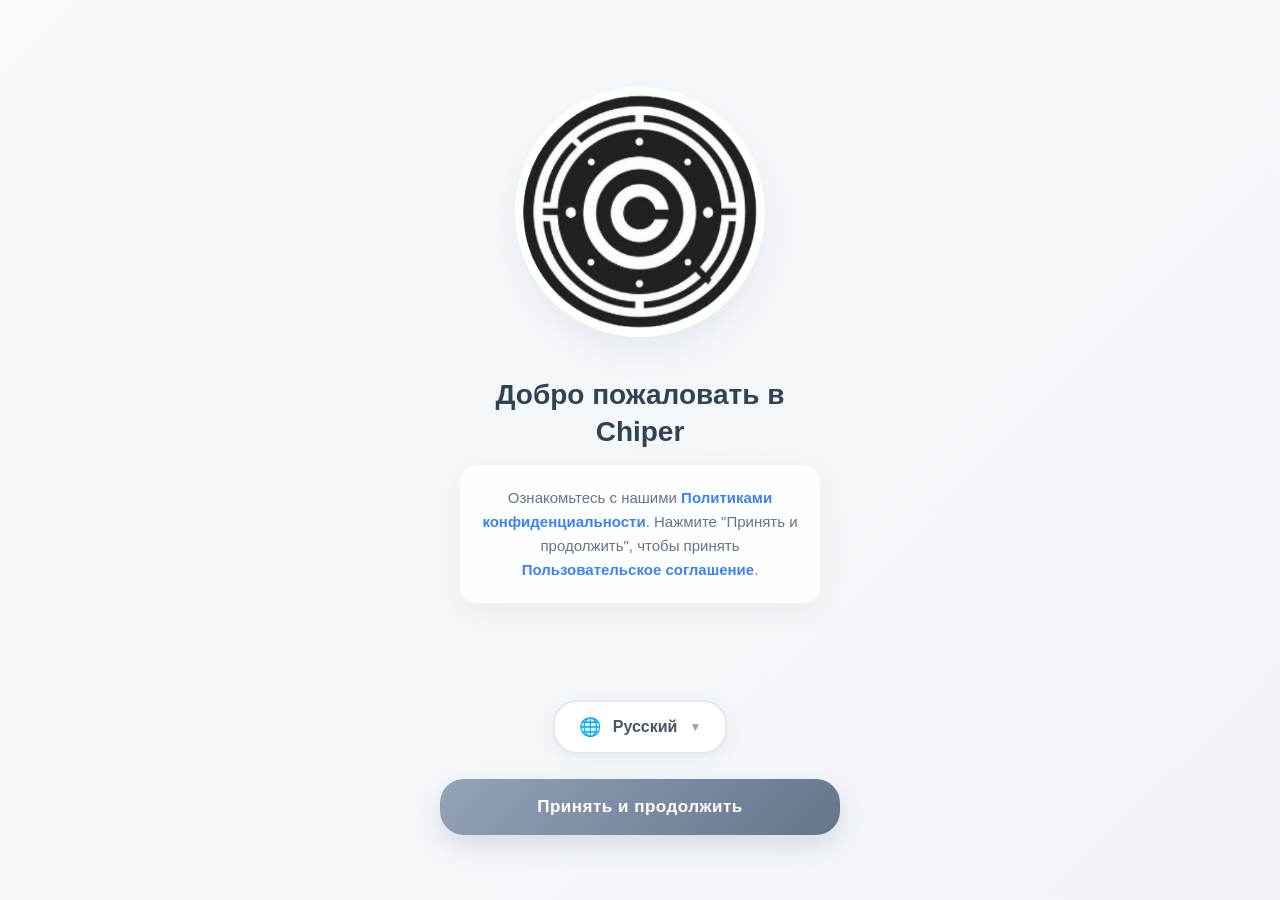
<file: index.html>
<!DOCTYPE html>
<html lang="ru">
<head>
    <meta charset="UTF-8">
    <meta name="viewport" content="width=device-width, initial-scale=1.0">
    <title>Welcome Screen</title>
    <style>
        /* --- Сброс стилей и шрифты --- */
        * {
            box-sizing: border-box;
            margin: 0;
            padding: 0;
            font-family: -apple-system, BlinkMacSystemFont, "Segoe UI", Roboto, Helvetica, Arial, sans-serif;
        }

        body {
            background: linear-gradient(135deg, #f8fafc 0%, #f1f5f9 100%);
            display: flex;
            flex-direction: column;
            align-items: center;
            justify-content: space-between;
            height: 100vh;
            padding: 20px;
            color: #1e293b;
            overflow: hidden;
            transition: background-color 0.3s ease;
        }

        /* --- Анимации --- */
        @keyframes fadeInUp {
            from {
                opacity: 0;
                transform: translateY(20px);
            }
            to {
                opacity: 1;
                transform: translateY(0);
            }
        }

        @keyframes fadeOut {
            from {
                opacity: 1;
                transform: translateY(0);
            }
            to {
                opacity: 0;
                transform: translateY(-20px);
            }
        }

        @keyframes pulse {
            0% {
                transform: scale(1);
            }
            50% {
                transform: scale(1.05);
            }
            100% {
                transform: scale(1);
            }
        }

        @keyframes slideInRight {
            from {
                opacity: 0;
                transform: translateX(30px);
            }
            to {
                opacity: 1;
                transform: translateX(0);
            }
        }

        .animate {
            animation: fadeInUp 0.8s ease-out forwards;
        }

        .fade-out {
            animation: fadeOut 0.5s ease-out forwards;
        }

        /* --- Верхняя часть (Лого и заголовок) --- */
        .content-wrapper {
            flex-grow: 1;
            display: flex;
            flex-direction: column;
            align-items: center;
            justify-content: center;
            width: 100%;
            max-width: 400px;
            text-align: center;
        }

        /* Логотип с адаптацией */
        .logo-container {
            width: min(250px, 70vw);
            height: min(250px, 70vw);
            margin-bottom: min(40px, 5vh);
            border-radius: 50%;
            overflow: hidden;
            display: flex;
            align-items: center;
            justify-content: center;
            box-shadow: 0 15px 35px rgba(100, 116, 139, 0.1);
            transition: transform 0.3s ease, box-shadow 0.3s ease;
            background: white;
            border: 8px solid white;
        }

        .logo-container:hover {
            transform: translateY(-5px);
            box-shadow: 0 20px 45px rgba(100, 116, 139, 0.15);
        }

        .logo-container img {
            width: 100%;
            height: 100%;
            object-fit: cover;
            transition: transform 0.5s ease;
        }

        .logo-container:hover img {
            transform: scale(1.1);
        }

        h1 {
            font-size: clamp(20px, 5vw, 28px);
            font-weight: 700;
            margin-bottom: 15px;
            color: #334155;
            line-height: 1.3;
            padding: 0 10px;
        }

        /* --- Текст соглашения --- */
        .terms-text {
            font-size: clamp(13px, 3.5vw, 15px);
            line-height: 1.6;
            color: #64748b;
            margin-bottom: min(30px, 4vh);
            max-width: 90%;
            padding: 20px;
            background: rgba(255, 255, 255, 0.8);
            border-radius: 16px;
            backdrop-filter: blur(10px);
            box-shadow: 0 8px 30px rgba(0, 0, 0, 0.05);
            border: 1px solid rgba(255, 255, 255, 0.3);
        }

        .terms-text a {
            color: #3b82f6;
            text-decoration: none;
            font-weight: 600;
            position: relative;
            transition: color 0.2s ease;
        }

        .terms-text a:hover {
            color: #1d4ed8;
            text-decoration: underline;
        }

        /* --- Нижняя часть (Язык и кнопка) --- */
        .bottom-actions {
            width: 100%;
            max-width: 400px;
            display: flex;
            flex-direction: column;
            align-items: center;
            margin-bottom: max(20px, 5vh);
        }

        /* Селектор языка */
        .language-selector {
            position: relative;
            background: white;
            border-radius: 24px;
            padding: 14px 24px;
            display: flex;
            align-items: center;
            cursor: pointer;
            margin-bottom: 25px;
            color: #475569;
            font-weight: 600;
            font-size: clamp(14px, 4vw, 16px);
            min-width: 140px;
            transition: all 0.3s ease;
            border: 2px solid #e2e8f0;
            box-shadow: 0 5px 20px rgba(0, 0, 0, 0.05);
        }

        .language-selector:hover {
            background-color: #f8fafc;
            transform: translateY(-2px);
            box-shadow: 0 10px 25px rgba(0, 0, 0, 0.1);
            border-color: #cbd5e1;
        }

        .language-selector:active {
            transform: translateY(0);
        }

        .language-selector.active {
            border-color: #94a3b8;
            background-color: #f1f5f9;
        }

        .globe-icon {
            margin-right: 12px;
            font-size: clamp(16px, 4.5vw, 18px);
            animation: slideInRight 0.5s ease-out;
            color: #64748b;
        }

        .arrow-icon {
            margin-left: 12px;
            font-size: 12px;
            transition: transform 0.3s ease;
            color: #94a3b8;
        }

        .language-selector:hover .arrow-icon {
            transform: translateY(2px);
        }

        /* Скрытый select */
        #langSelect {
            position: absolute;
            top: 0;
            left: 0;
            width: 100%;
            height: 100%;
            opacity: 0;
            cursor: pointer;
            font-size: 16px;
        }

        /* Главная кнопка - СЕРАЯ */
        .btn-primary {
            background: linear-gradient(135deg, #94a3b8, #64748b);
            color: white;
            width: 100%;
            padding: clamp(14px, 4vw, 18px);
            border: none;
            border-radius: 24px;
            font-size: clamp(15px, 4vw, 17px);
            font-weight: 600;
            cursor: pointer;
            transition: all 0.3s ease;
            position: relative;
            overflow: hidden;
            box-shadow: 0 10px 25px rgba(100, 116, 139, 0.2);
            letter-spacing: 0.5px;
        }

        .btn-primary:hover {
            background: linear-gradient(135deg, #64748b, #475569);
            box-shadow: 0 15px 35px rgba(100, 116, 139, 0.3);
            transform: translateY(-3px);
        }

        .btn-primary:active {
            transform: translateY(0);
            box-shadow: 0 5px 15px rgba(100, 116, 139, 0.2);
        }

        .btn-primary::after {
            content: '';
            position: absolute;
            top: 50%;
            left: 50%;
            width: 5px;
            height: 5px;
            background: rgba(255, 255, 255, 0.5);
            opacity: 0;
            border-radius: 100%;
            transform: scale(1, 1) translate(-50%, -50%);
            transform-origin: 50% 50%;
        }

        .btn-primary:focus:not(:active)::after {
            animation: ripple 1s ease-out;
        }

        @keyframes ripple {
            0% {
                transform: scale(0, 0);
                opacity: 0.5;
            }
            100% {
                transform: scale(40, 40);
                opacity: 0;
            }
        }

        .btn-primary.pulse {
            animation: pulse 0.5s ease-in-out;
        }

        /* Адаптация для мобильных */
        @media (max-width: 480px) {
            body {
                padding: 15px;
                background: linear-gradient(135deg, #f8fafc 0%, #f1f5f9 100%);
            }
            
            .content-wrapper {
                padding-top: 20px;
            }
            
            .logo-container {
                width: 200px;
                height: 200px;
                border: 6px solid white;
            }
            
            .bottom-actions {
                width: 90%;
            }
            
            .terms-text {
                padding: 16px;
            }
        }

        @media (max-height: 700px) {
            .logo-container {
                width: 180px;
                height: 180px;
                margin-bottom: 25px;
            }
            
            h1 {
                font-size: 22px;
                margin-bottom: 12px;
            }
            
            .terms-text {
                margin-bottom: 20px;
                padding: 16px;
            }
            
            .language-selector {
                margin-bottom: 20px;
                padding: 12px 20px;
            }
        }

        @media (max-height: 600px) {
            .logo-container {
                width: 150px;
                height: 150px;
            }
            
            .content-wrapper {
                justify-content: flex-start;
                padding-top: 30px;
            }
        }

        /* Индикатор загрузки */
        .loading-overlay {
            position: fixed;
            top: 0;
            left: 0;
            width: 100%;
            height: 100%;
            background: linear-gradient(135deg, #f8fafc 0%, #f1f5f9 100%);
            display: flex;
            flex-direction: column;
            align-items: center;
            justify-content: center;
            z-index: 1000;
            opacity: 0;
            visibility: hidden;
            transition: opacity 0.3s ease, visibility 0.3s ease;
        }

        .loading-overlay.active {
            opacity: 1;
            visibility: visible;
        }

        .spinner {
            width: 60px;
            height: 60px;
            border: 4px solid #e2e8f0;
            border-top: 4px solid #64748b;
            border-radius: 50%;
            animation: spin 1s linear infinite;
            margin-bottom: 20px;
            box-shadow: 0 5px 15px rgba(0, 0, 0, 0.1);
        }

        @keyframes spin {
            0% { transform: rotate(0deg); }
            100% { transform: rotate(360deg); }
        }

        .loading-text {
            font-size: 16px;
            color: #334155;
            font-weight: 500;
        }

        /* Эффект частиц для фона */
        .particles {
            position: fixed;
            top: 0;
            left: 0;
            width: 100%;
            height: 100%;
            pointer-events: none;
            z-index: -1;
        }

        .particle {
            position: absolute;
            background: rgba(203, 213, 224, 0.2);
            border-radius: 50%;
            animation: float 15s infinite linear;
        }

        @keyframes float {
            0% {
                transform: translateY(0) rotate(0deg);
                opacity: 0;
            }
            10% {
                opacity: 0.3;
            }
            90% {
                opacity: 0.3;
            }
            100% {
                transform: translateY(-100vh) rotate(360deg);
                opacity: 0;
            }
        }

        /* Акцентные элементы */
        .accent-dot {
            position: fixed;
            width: 300px;
            height: 300px;
            border-radius: 50%;
            background: linear-gradient(135deg, rgba(203, 213, 224, 0.1), rgba(148, 163, 184, 0.05));
            z-index: -1;
            filter: blur(40px);
        }

        .accent-dot-1 {
            top: -100px;
            right: -100px;
        }

        .accent-dot-2 {
            bottom: -100px;
            left: -100px;
        }
    </style>
    <script src="translations.js"></script>
</head>
<body>

    <div class="loading-overlay" id="loadingOverlay">
        <div class="spinner"></div>
        <div class="loading-text" id="loadingText">Загрузка...</div>
    </div>

    <div class="content-wrapper animate" id="contentWrapper">
        <div class="logo-container">
            <img src="logo.png" alt="App Logo"> 
        </div>

        <h1 id="welcomeTitle">Добро пожаловать в Chiper</h1>

        <p class="terms-text" id="termsText">
            Ознакомьтесь с нашими <a href="\privacy.html" target="_blank">Политиками конфиденциальности</a>. Нажмите "Принять и продолжить", чтобы принять <a href="/terms.html" target="_blank">Пользовательское соглашение</a>.
        </p>
    </div>

    <div class="bottom-actions animate" style="animation-delay: 0.2s;">
        <div class="language-selector" id="languageSelector">
            <span class="globe-icon">🌐</span>
            <span id="currentLangText">Русский</span>
            <span class="arrow-icon">▼</span>
            
            <select id="langSelect">
                <option value="ru" selected>Русский</option>
                <option value="kk">Қазақша</option>
                <option value="en">English</option>
            </select>
        </div>

        <button class="btn-primary" id="btnAction">Принять и продолжить</button>
    </div>

    <script>
        // Объект с переводами

        // Элементы DOM
        const langSelect = document.getElementById('langSelect');
        const currentLangText = document.getElementById('currentLangText');
        const welcomeTitle = document.getElementById('welcomeTitle');
        const termsText = document.getElementById('termsText');
        const btnAction = document.getElementById('btnAction');
        const contentWrapper = document.getElementById('contentWrapper');
        const bottomActions = document.querySelector('.bottom-actions');
        const languageSelector = document.getElementById('languageSelector');
        const loadingOverlay = document.getElementById('loadingOverlay');
        const loadingText = document.getElementById('loadingText');

        // Ключ для localStorage
        const STORAGE_KEY = 'app_welcome_shown';
        const LANGUAGE_KEY = 'app_language';

        // Проверяем, показывался ли уже экран приветствия
        const welcomeShown = localStorage.getItem(STORAGE_KEY) === 'true';
        
        // Если уже показывался - редирект на main2.html
        if (welcomeShown) {
            window.location.href = 'main2.html';
        }

        // Загружаем сохраненный язык или устанавливаем по умолчанию
        const savedLanguage = getCurrentLanguage();
        langSelect.value = savedLanguage;
        applyLanguage(savedLanguage);

        // Функция обновления языка
        function applyLanguage(lang) {
            setLanguage(lang);
            const tr = getLanguageTranslations();
            welcomeTitle.style.opacity = 0;
            termsText.style.opacity = 0;
            btnAction.style.opacity = 0;
            currentLangText.innerText = tr.langNameRu || lang;

            setTimeout(() => {
                welcomeTitle.innerText = tr.welcomeTitle || 'Welcome';
                termsText.innerHTML = tr.termsText || '';
                btnAction.innerText = tr.btnAccept || btnAction.innerText;
                loadingText.innerText = tr.loading || loadingText.innerText;

                welcomeTitle.style.opacity = 1;
                termsText.style.opacity = 1;
                btnAction.style.opacity = 1;
                languageSelector.classList.remove('active');
            }, 200);
        }

        // Слушатель изменения языка
        langSelect.addEventListener('change', (e) => {
            const lang = e.target.value;
            applyLanguage(lang);
        });

        // Плавные переходы
        welcomeTitle.style.transition = "opacity 0.3s ease, transform 0.3s ease";
        termsText.style.transition = "opacity 0.3s ease, transform 0.3s ease";
        btnAction.style.transition = "opacity 0.3s ease, transform 0.3s ease";

        // Обработчик кнопки "Принять и продолжить"
        btnAction.addEventListener('click', function() {
            // Сохраняем в localStorage, что экран приветствия был показан
            localStorage.setItem(STORAGE_KEY, 'true');
            
            // Добавляем анимацию пульсации
            this.classList.add('pulse');
            
            // Анимация исчезновения контента
            contentWrapper.classList.add('fade-out');
            bottomActions.classList.add('fade-out');
            
            // Показываем индикатор загрузки
            setTimeout(() => {
                loadingOverlay.classList.add('active');
                
                // Переход на следующий экран с задержкой
                setTimeout(() => {
                    window.location.href = 'main2.html';
                }, 1000);
            }, 300);
        });

        // Анимация при наведении на кнопку
        btnAction.addEventListener('mouseenter', function() {
            this.style.transform = 'translateY(-2px)';
        });
        
        btnAction.addEventListener('mouseleave', function() {
            this.style.transform = 'translateY(0)';
        });

        // Обработчик для select, чтобы показать активное состояние
        langSelect.addEventListener('focus', () => {
            languageSelector.classList.add('active');
        });
        
        langSelect.addEventListener('blur', () => {
            setTimeout(() => {
                languageSelector.classList.remove('active');
            }, 200);
        });

        // Адаптация для разных устройств
        function checkScreenSize() {
            if (window.innerWidth < 480) {
                document.body.style.padding = '10px';
            } else {
                document.body.style.padding = '20px';
            }
        }

        window.addEventListener('resize', checkScreenSize);
        checkScreenSize();

        // Задержка для плавного появления
        setTimeout(() => {
            document.body.style.opacity = 1;
        }, 100);

        // Инициализация прозрачности
        document.body.style.opacity = 0;
        document.body.style.transition = 'opacity 0.5s ease';
    </script>
</body>
</html>
</file>
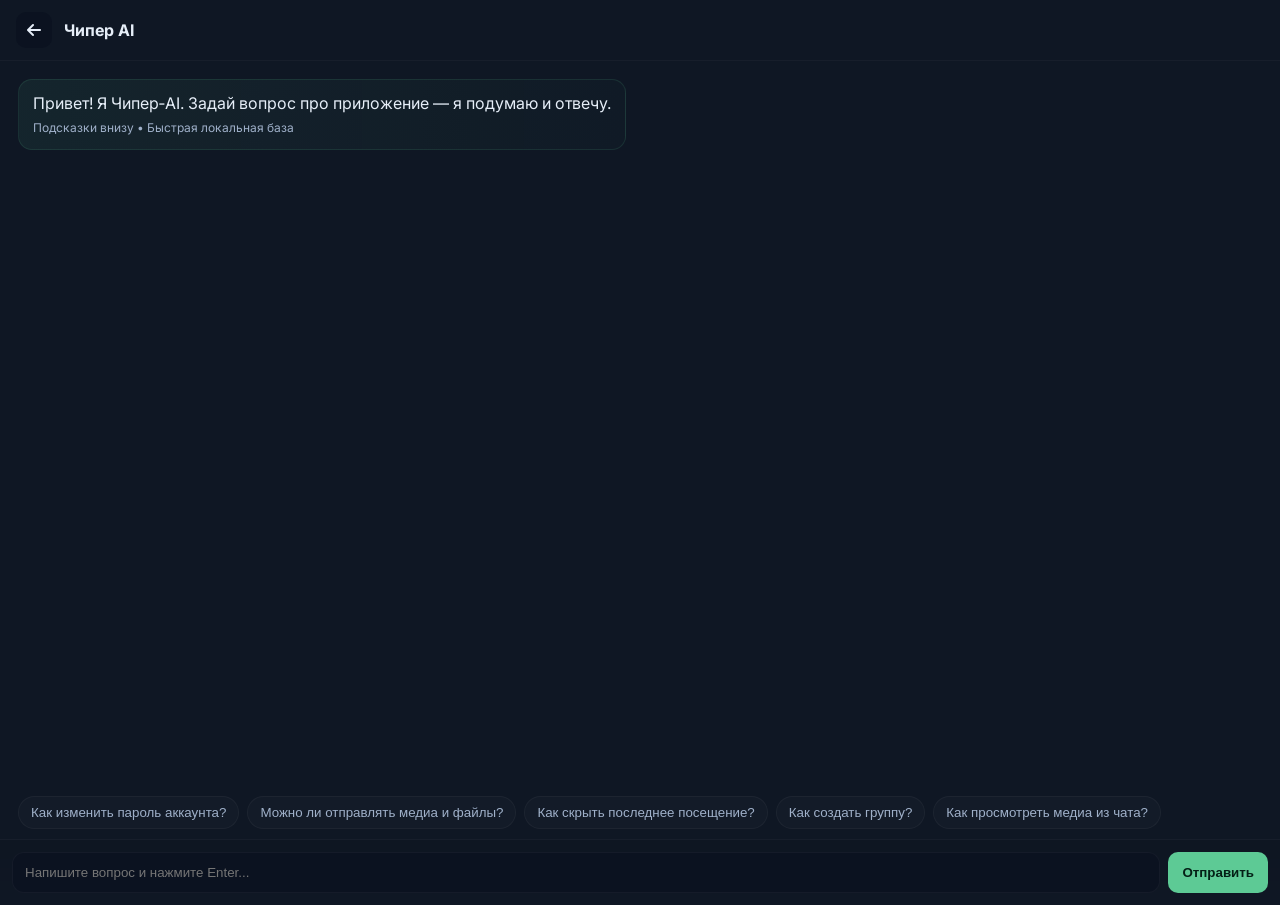
<file: ai.html>
<!doctype html>
<html lang="ru">
<head>
  <meta charset="utf-8">
  <meta name="viewport" content="width=device-width, initial-scale=1">
  <title>Chiper — AI</title>
  <link href="https://fonts.googleapis.com/css2?family=Inter:wght@300;400;500;600;700&display=swap" rel="stylesheet">
  <link rel="stylesheet" href="https://cdnjs.cloudflare.com/ajax/libs/font-awesome/6.4.0/css/all.min.css">
  <meta name="theme-color" content="#5DCA95">
  <style>
    :root{--bg:#0f1724;--card:#0b1220;--text:#e6eef8;--muted:#9fb0c9;--accent:#5DCA95}
    html,body{height:100%;margin:0;font-family:Inter,-apple-system,BlinkMacSystemFont,"Segoe UI",Roboto,Arial;color:var(--text);background:var(--bg)}
    header{padding:12px 16px;display:flex;align-items:center;justify-content:space-between;border-bottom:1px solid rgba(255,255,255,0.03)}
    .header-left{display:flex;align-items:center;gap:12px}
    .header-icon{width:36px;height:36px;border-radius:10px;display:flex;align-items:center;justify-content:center;background:var(--card);cursor:pointer}
    h2{margin:0;font-size:16px}

    /* Chat layout */
    main{display:flex;flex-direction:column;height:calc(100% - 56px)}
    .messages{flex:1;overflow:auto;padding:18px;display:flex;flex-direction:column;gap:12px}
    .msg{max-width:78%;padding:12px 14px;border-radius:14px;line-height:1.4}
    .msg.user{align-self:flex-end;background:linear-gradient(90deg, rgba(255,255,255,0.06), rgba(255,255,255,0.02));color:var(--text);border:1px solid rgba(255,255,255,0.04)}
    .msg.ai{align-self:flex-start;background:linear-gradient(90deg, rgba(93,202,149,0.08), rgba(93,202,149,0.02));color:var(--text);border:1px solid rgba(93,202,149,0.12)}
    .meta{font-size:12px;color:var(--muted);margin-top:6px}

    /* Thinking animation */
    .thinking{display:inline-flex;gap:6px;align-items:center}
    .dot{width:8px;height:8px;background:rgba(255,255,255,0.6);border-radius:50%;opacity:0.9;transform:translateY(0);animation:dot 1s infinite ease-in-out}
    .dot:nth-child(2){animation-delay:0.15s}
    .dot:nth-child(3){animation-delay:0.3s}
    @keyframes dot{0%{transform:translateY(0);opacity:0.4}50%{transform:translateY(-6px);opacity:1}100%{transform:translateY(0);opacity:0.4}}

    /* Input */
    .composer{display:flex;padding:12px;border-top:1px solid rgba(255,255,255,0.03);gap:8px;background:linear-gradient(180deg, rgba(0,0,0,0.06), transparent)}
    .composer input{flex:1;padding:12px;border-radius:12px;border:1px solid rgba(255,255,255,0.04);background:var(--card);color:var(--text)}
    .composer button{padding:10px 14px;border-radius:10px;border:none;background:var(--accent);color:#042016;cursor:pointer;font-weight:600}

    .suggested{display:flex;gap:8px;padding:10px 18px;overflow:auto}
    .suggested button{padding:8px 12px;border-radius:999px;border:1px solid rgba(255,255,255,0.04);background:rgba(255,255,255,0.02);color:var(--muted);cursor:pointer}

    .source{font-size:12px;color:var(--muted);margin-top:6px}

    ::-webkit-scrollbar{width:8px}
    ::-webkit-scrollbar-thumb{background:rgba(255,255,255,0.06);border-radius:6px}
  </style>
  </head>
<body>
  <header>
    <div class="header-left">
      <div class="header-icon" id="btn-back"><i class="fas fa-arrow-left"></i></div>
      <h2>Чипер AI</h2>
    </div>
  </header>

  <main>
    <div class="messages" id="messages">
      <div class="msg ai">
        Привет! Я Чипер‑AI. Задай вопрос про приложение — я подумаю и отвечу.
        <div class="meta">Подсказки внизу • Быстрая локальная база</div>
      </div>
    </div>

    <div class="suggested" id="suggested"></div>

    <div class="composer">
      <input id="input" placeholder="Напишите вопрос и нажмите Enter...">
      <button id="send">Отправить</button>
    </div>
  </main>

  <script src="ai-data.js"></script>
  <script>
    (function(){
      const messagesEl = document.getElementById('messages');
      const inputEl = document.getElementById('input');
      const sendBtn = document.getElementById('send');
      const suggestedEl = document.getElementById('suggested');

      // Preprocess data for faster matching
      const rawData = window.aiData || [];
      const data = rawData.map(it => {
        const nq = normalize(it.q);
        const tokens = new Set(nq.split(' ').filter(Boolean));
        return { q: it.q, a: it.a, nq, tokens };
      });

      // initialize suggested chips
      function initSuggested(){
        const picks = [0,5,12,20,33].map(i=>data[i]).filter(Boolean);
        picks.forEach(p=>{
          const b = document.createElement('button');
          b.textContent = p.q;
          b.onclick = () => handleUserQuery(p.q);
          suggestedEl.appendChild(b);
        });
      }

      // add message bubble
      function pushMessage(kind, text, meta){
        const el = document.createElement('div');
        el.className = 'msg ' + (kind === 'user' ? 'user' : 'ai');
        el.innerHTML = `<div class="content">${escapeHtml(text)}</div>` + (meta?`<div class="source">${escapeHtml(meta)}</div>`:'');
        messagesEl.appendChild(el);
        messagesEl.scrollTop = messagesEl.scrollHeight;
        return el;
      }

      function escapeHtml(s){ return (s+'').replace(/[&<>"']/g, c=>({'&':'&amp;','<':'&lt;','>':'&gt;','"':'&quot;',"'":"&#39;"}[c]||c)); }

      // optimized matching: use precomputed normalized questions and token sets
      function findBestAnswer(query){
        const qn = normalize(query);
        if(!qn) return { item: null, score: 0 };

        // exact match
        for(const it of data) if(it.nq === qn) return { item: it, score: 999 };
        // substring match
        for(const it of data) if(it.nq.includes(qn) || qn.includes(it.nq)) return { item: it, score: 900 };

        // token overlap scoring
        const qtokens = qn.split(' ').filter(Boolean);
        let best = null, bestScore = 0;
        for(const it of data){
          let common = 0;
          for(const w of qtokens) if(it.tokens.has(w)) common++;
          if(common > bestScore){ bestScore = common; best = it; }
        }
        return { item: best, score: bestScore };
      }

      function normalize(s){ return (s||'').toLowerCase().replace(/[^a-zа-я0-9\sё]/gi,'').replace(/\s+/g,' ').trim(); }

      // thinking animation element
      function createThinkingEl(){
        const el = document.createElement('div');
        el.className = 'msg ai';
        el.innerHTML = `<div class="thinking"><span class="dot"></span><span class="dot"></span><span class="dot"></span></div>`;
        messagesEl.appendChild(el);
        messagesEl.scrollTop = messagesEl.scrollHeight;
        return el;
      }

      // compute delay based on query length and match score (400..3000ms)
      function computeDelay(query, score){
        const words = (query||'').trim().split(/\s+/).filter(Boolean).length || 1;
        const len = (query||'').trim().length || 1;
        let delay = 400 + Math.min(2200, words * 180 + Math.min(800, len * 3));
        if(score >= 5) delay = Math.max(350, delay - 900);
        if(score <= 1) delay = Math.min(3000, delay + 600);
        return Math.max(350, Math.min(3000, Math.round(delay)));
      }

      // typing reveal for answer
      function revealText(el, text, cb){
        const content = el.querySelector('.content');
        content.textContent = '';
        let i = 0; const speed = 14;
        const t = setInterval(()=>{
          i += 1;
          content.textContent = text.slice(0,i);
          messagesEl.scrollTop = messagesEl.scrollHeight;
          if(i>=text.length){ clearInterval(t); if(cb) cb(); }
        }, speed);
      }

      // main flow when user asks
      function handleUserQuery(text){
        if(!text || !text.trim()) return;
        pushMessage('user', text);
        inputEl.value = '';

        const thinkingEl = createThinkingEl();

        const res = findBestAnswer(text) || { item: null, score: 0 };
        const delay = computeDelay(text, res.score || 0);

        setTimeout(()=>{
          thinkingEl.remove();
          const item = res.item;
          let answer = 'Извините, не нашёл точного ответа. Попробуйте переформулировать вопрос.';
          let meta = '';
          if(item){ answer = item.a; meta = 'Источник: локальная база'; }

          const aiEl = pushMessage('ai', '...', meta);
          revealText(aiEl, answer, ()=>{});
        }, delay);
      }

      // wire UI
      sendBtn.onclick = () => handleUserQuery(inputEl.value);
      inputEl.addEventListener('keydown', e=>{ if(e.key === 'Enter') { e.preventDefault(); handleUserQuery(inputEl.value); } });

      initSuggested();

      document.getElementById('btn-back').onclick = () => { history.back(); };
    })();
  </script>
</body>
</html>
</file>
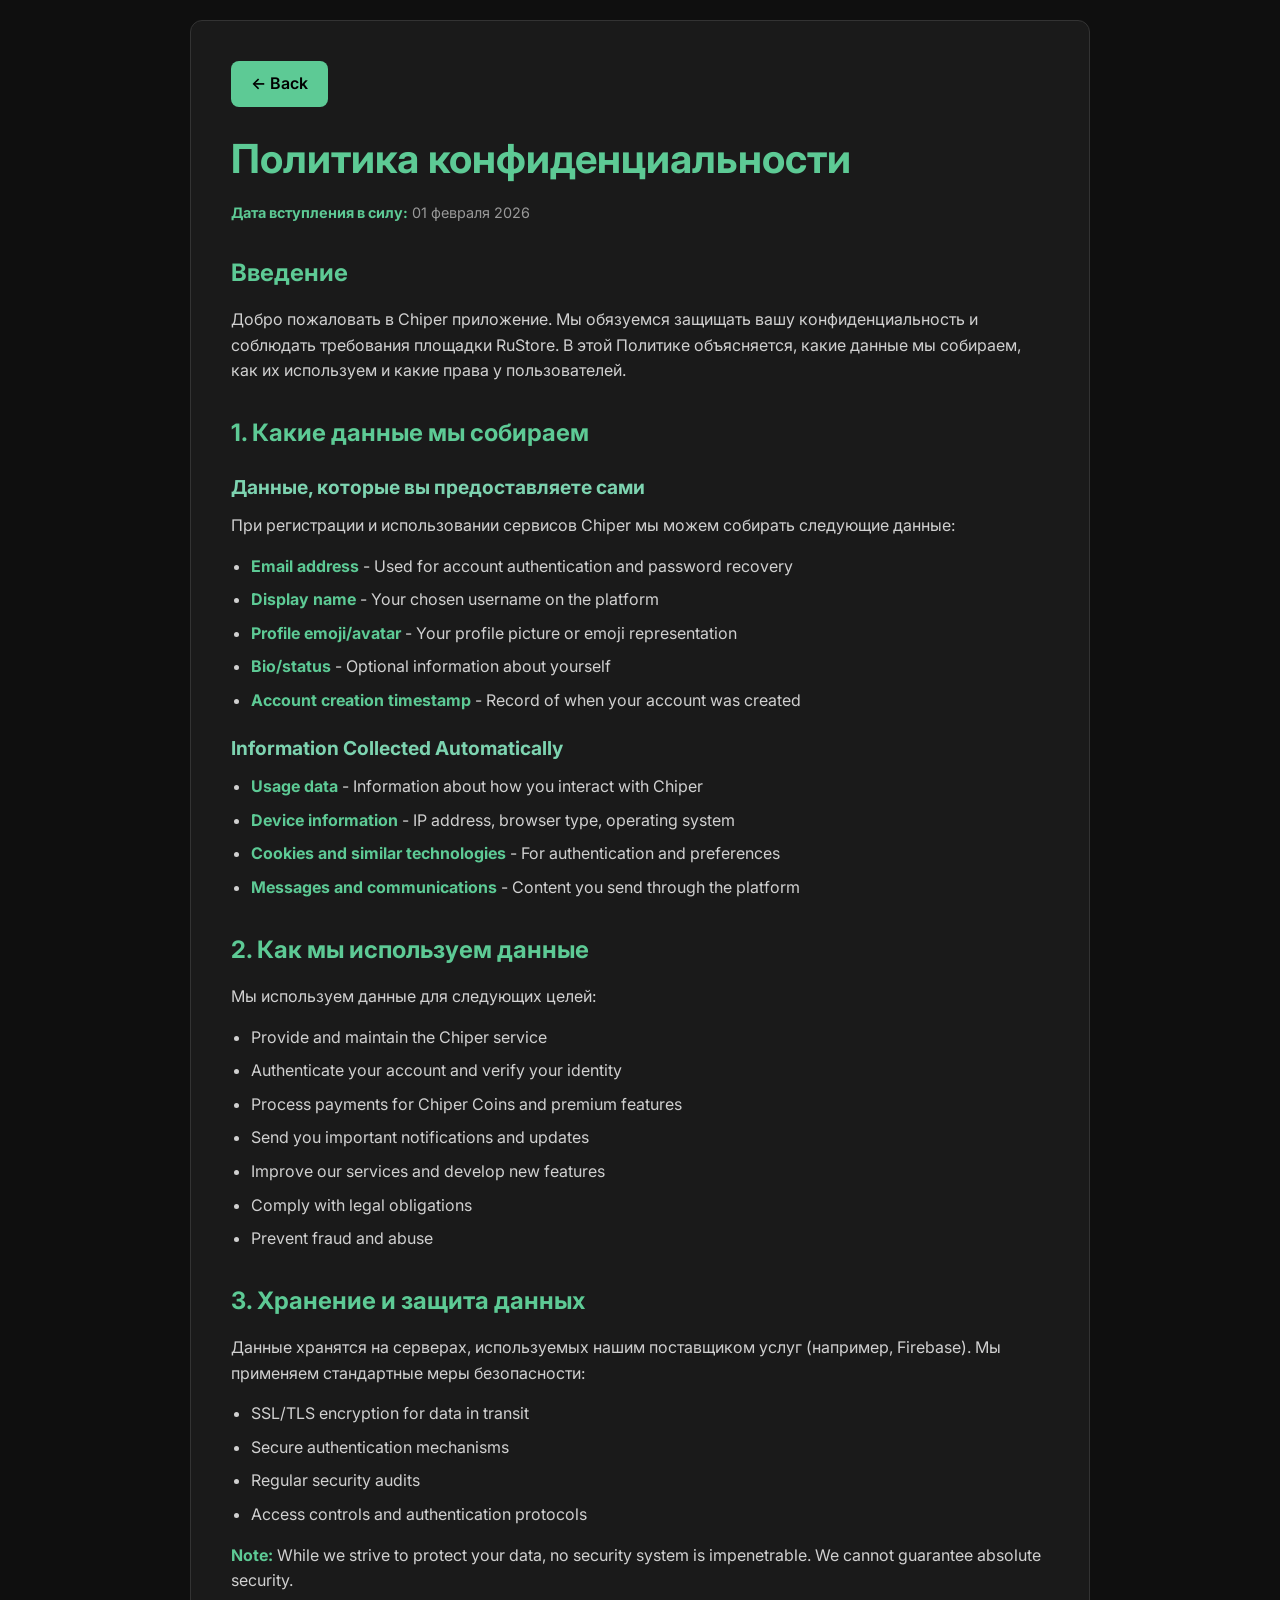
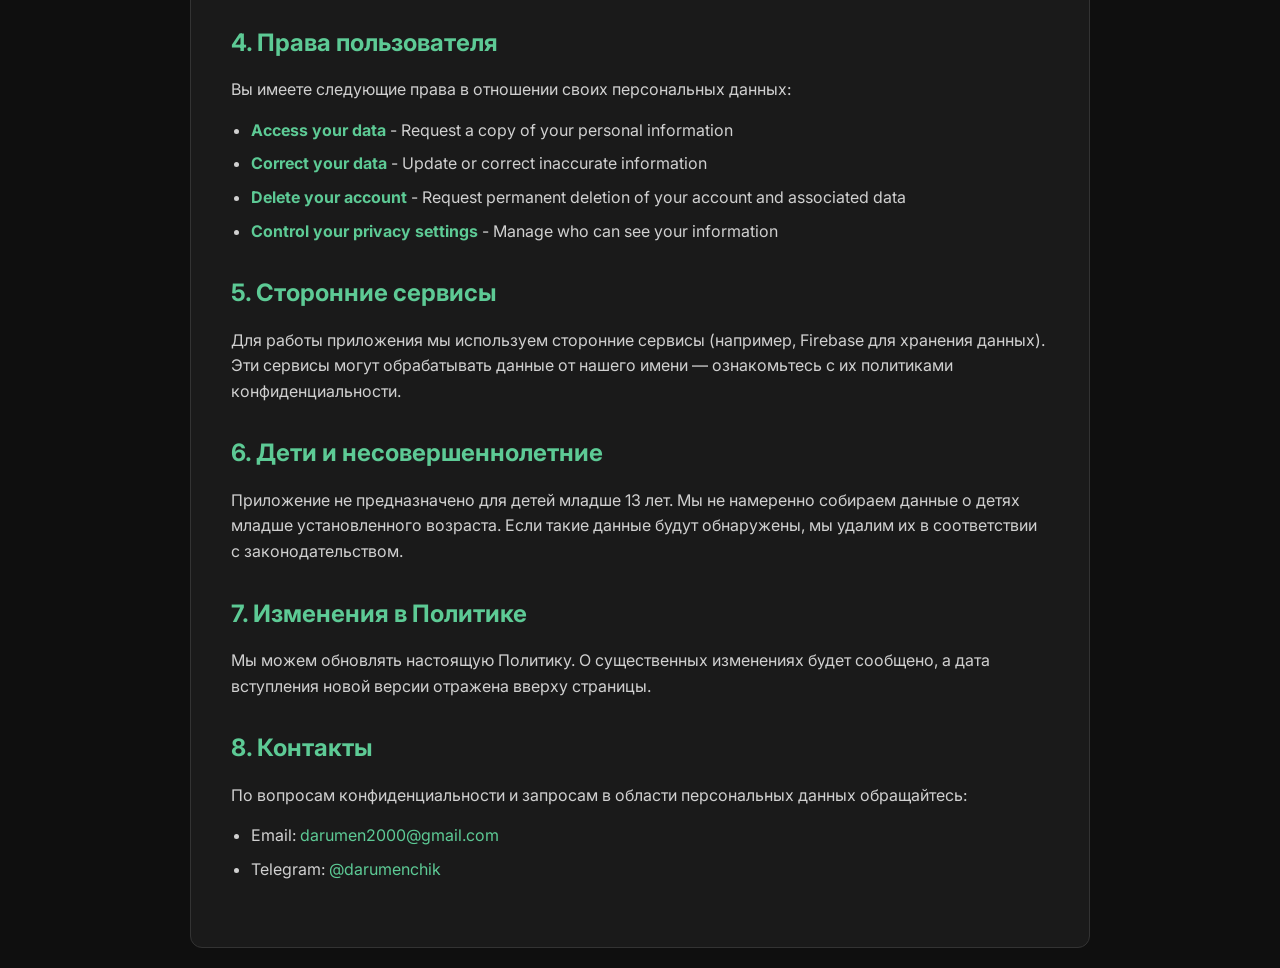
<file: privacy.html>
<!DOCTYPE html>
<html lang="en">
<head>
    <meta charset="UTF-8">
    <meta name="viewport" content="width=device-width, initial-scale=1.0">
    <title>Политика конфиденциальности — Chiper</title>
    <link href="https://fonts.googleapis.com/css2?family=Inter:wght@300;400;500;600&display=swap" rel="stylesheet">
    <style>
        * {
            margin: 0;
            padding: 0;
            box-sizing: border-box;
        }
        
        body {
            font-family: 'Inter', sans-serif;
            background: #0f0f0f;
            color: #e0e0e0;
            line-height: 1.6;
            padding: 20px;
        }
        
        .container {
            max-width: 900px;
            margin: 0 auto;
            background: #1a1a1a;
            padding: 40px;
            border-radius: 12px;
            border: 1px solid #333;
        }
        
        h1 {
            color: #5DCA95;
            margin-bottom: 10px;
            font-size: 2.5em;
        }
        
        .updated {
            color: #999;
            font-size: 0.9em;
            margin-bottom: 30px;
        }
        
        h2 {
            color: #5DCA95;
            margin-top: 30px;
            margin-bottom: 15px;
            font-size: 1.5em;
        }
        
        h3 {
            color: #7dd3b0;
            margin-top: 20px;
            margin-bottom: 10px;
            font-size: 1.2em;
        }
        
        p {
            margin-bottom: 15px;
            color: #d0d0d0;
        }
        
        ul, ol {
            margin-left: 20px;
            margin-bottom: 15px;
        }
        
        li {
            margin-bottom: 8px;
            color: #d0d0d0;
        }
        
        .section {
            margin-bottom: 25px;
        }
        
        strong {
            color: #5DCA95;
        }
        
        a {
            color: #5DCA95;
            text-decoration: none;
        }
        
        a:hover {
            text-decoration: underline;
        }
        
        .back-link {
            display: inline-block;
            margin-bottom: 20px;
            padding: 10px 20px;
            background: #5DCA95;
            color: #000;
            border-radius: 8px;
            text-decoration: none;
            font-weight: 600;
            transition: all 0.3s;
        }
        
        .back-link:hover {
            background: #4ab07a;
            text-decoration: none;
        }
    </style>
</head>
<body>
    <div class="container">
        <a href="index.html" class="back-link">← Back</a>
        
        <h1>Политика конфиденциальности</h1>
        <p class="updated"><strong>Дата вступления в силу:</strong> 01 февраля 2026</p>
        
        <div class="section">
            <h2>Введение</h2>
            <p>Добро пожаловать в Chiper приложение. Мы обязуемся защищать вашу конфиденциальность и соблюдать требования площадки RuStore. В этой Политике объясняется, какие данные мы собираем, как их используем и какие права у пользователей.</p>
        </div>
        
        <div class="section">
            <h2>1. Какие данные мы собираем</h2>
            <h3>Данные, которые вы предоставляете сами</h3>
            <p>При регистрации и использовании сервисов Chiper мы можем собирать следующие данные:</p>
            <ul>
                <li><strong>Email address</strong> - Used for account authentication and password recovery</li>
                <li><strong>Display name</strong> - Your chosen username on the platform</li>
                <li><strong>Profile emoji/avatar</strong> - Your profile picture or emoji representation</li>
                <li><strong>Bio/status</strong> - Optional information about yourself</li>
                <li><strong>Account creation timestamp</strong> - Record of when your account was created</li>
            </ul>
            
            <h3>Information Collected Automatically</h3>
            <ul>
                <li><strong>Usage data</strong> - Information about how you interact with Chiper</li>
                <li><strong>Device information</strong> - IP address, browser type, operating system</li>
                <li><strong>Cookies and similar technologies</strong> - For authentication and preferences</li>
                <li><strong>Messages and communications</strong> - Content you send through the platform</li>
            </ul>
        </div>
        
        <div class="section">
            <h2>2. Как мы используем данные</h2>
            <p>Мы используем данные для следующих целей:</p>
            <ul>
                <li>Provide and maintain the Chiper service</li>
                <li>Authenticate your account and verify your identity</li>
                <li>Process payments for Chiper Coins and premium features</li>
                <li>Send you important notifications and updates</li>
                <li>Improve our services and develop new features</li>
                <li>Comply with legal obligations</li>
                <li>Prevent fraud and abuse</li>
            </ul>
        </div>
        
        <div class="section">
            <h2>3. Хранение и защита данных</h2>
            <p>Данные хранятся на серверах, используемых нашим поставщиком услуг (например, Firebase). Мы применяем стандартные меры безопасности:</p>
            <ul>
                <li>SSL/TLS encryption for data in transit</li>
                <li>Secure authentication mechanisms</li>
                <li>Regular security audits</li>
                <li>Access controls and authentication protocols</li>
            </ul>
            <p><strong>Note:</strong> While we strive to protect your data, no security system is impenetrable. We cannot guarantee absolute security.</p>
        </div>
        
        <div class="section">
            <h2>4. Права пользователя</h2>
            <p>Вы имеете следующие права в отношении своих персональных данных:</p>
            <ul>
                <li><strong>Access your data</strong> - Request a copy of your personal information</li>
                <li><strong>Correct your data</strong> - Update or correct inaccurate information</li>
                <li><strong>Delete your account</strong> - Request permanent deletion of your account and associated data</li>
                <li><strong>Control your privacy settings</strong> - Manage who can see your information</li>
            </ul>
        </div>
        
        <div class="section">
            <h2>5. Сторонние сервисы</h2>
            <p>Для работы приложения мы используем сторонние сервисы (например, Firebase для хранения данных). Эти сервисы могут обрабатывать данные от нашего имени — ознакомьтесь с их политиками конфиденциальности.</p>
        </div>
        
        <div class="section">
            <h2>6. Дети и несовершеннолетние</h2>
            <p>Приложение не предназначено для детей младше 13 лет. Мы не намеренно собираем данные о детях младше установленного возраста. Если такие данные будут обнаружены, мы удалим их в соответствии с законодательством.</p>
        </div>
        
        <div class="section">
            <h2>7. Изменения в Политике</h2>
            <p>Мы можем обновлять настоящую Политику. О существенных изменениях будет сообщено, а дата вступления новой версии отражена вверху страницы.</p>
        </div>
        
        <div class="section">
            <h2>8. Контакты</h2>
            <p>По вопросам конфиденциальности и запросам в области персональных данных обращайтесь:</p>
            <ul>
                <li>Email: <a href="mailto:darumen2000@gmail.com">darumen2000@gmail.com</a></li>
                <li>Telegram: <a href="https://t.me/darumenchik" target="_blank">@darumenchik</a></li>
            </ul>
        </div>
    </div>
</body>
</html>
</file>
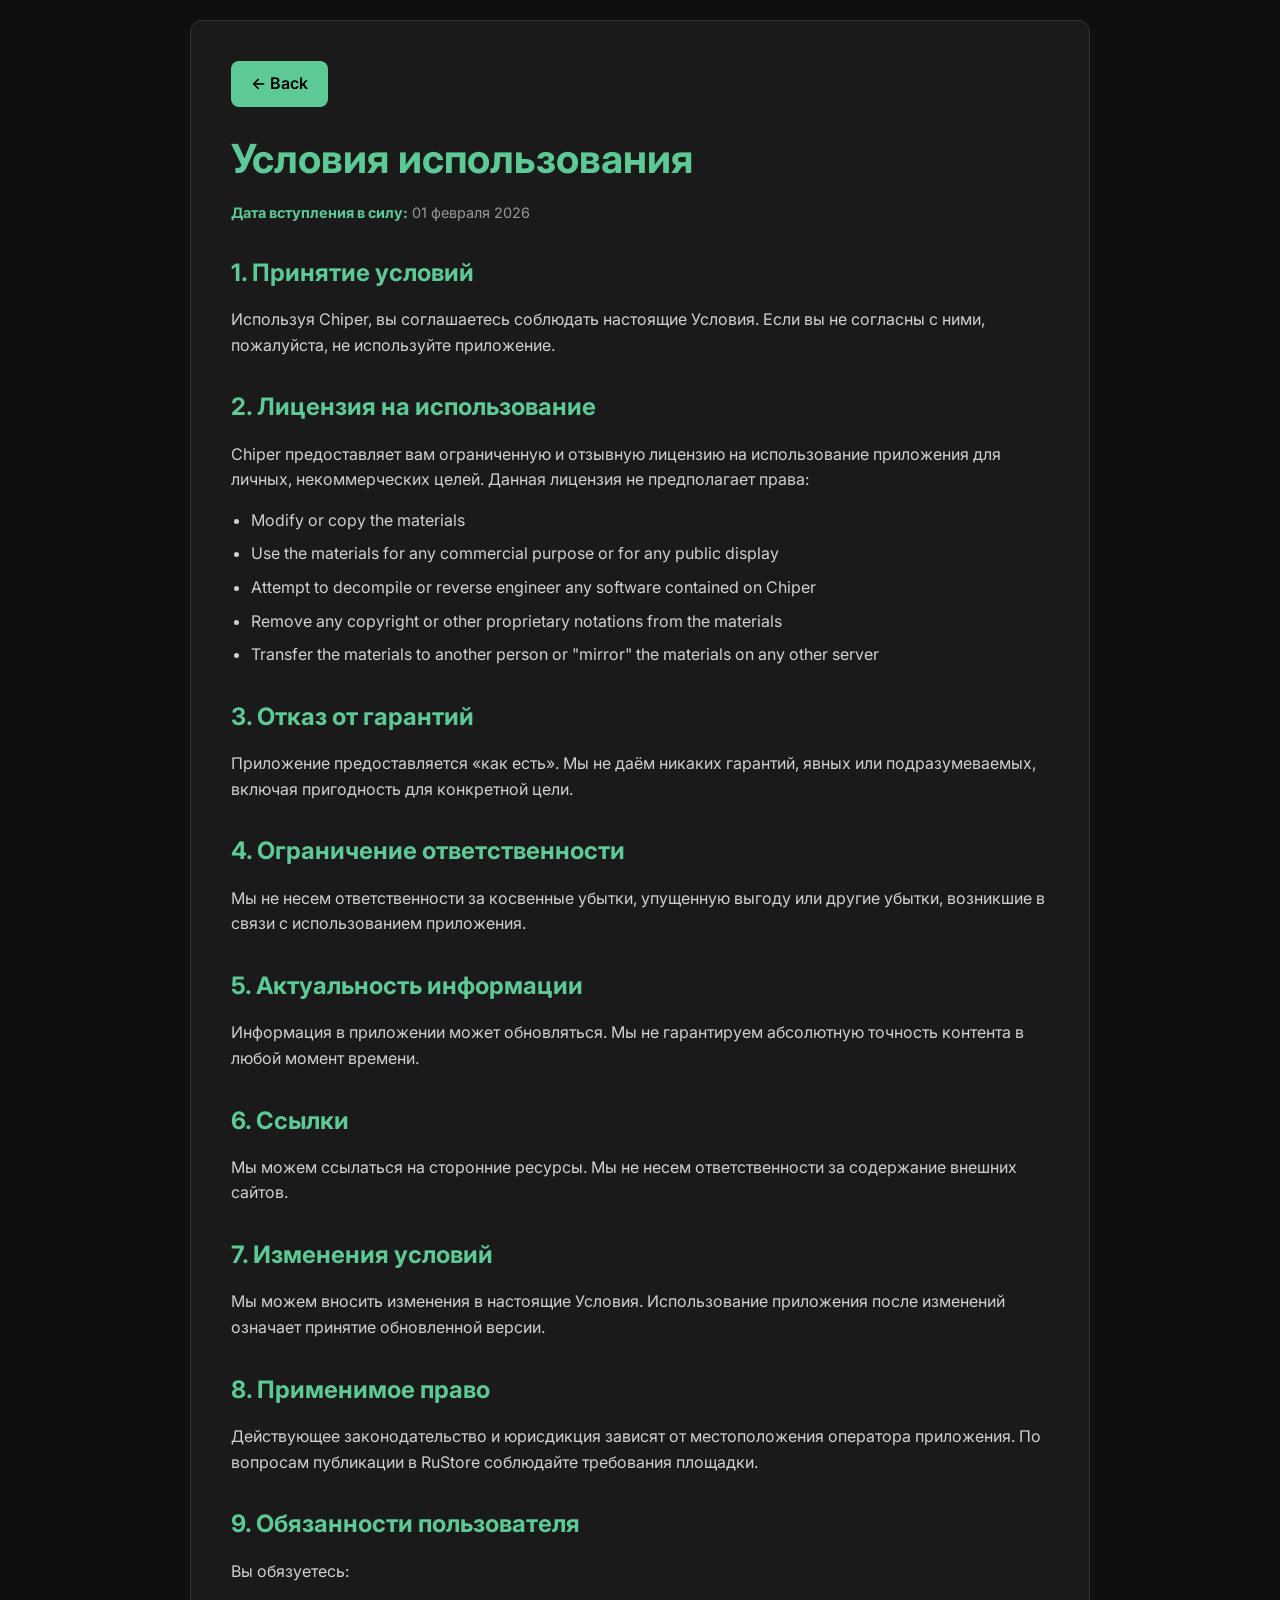
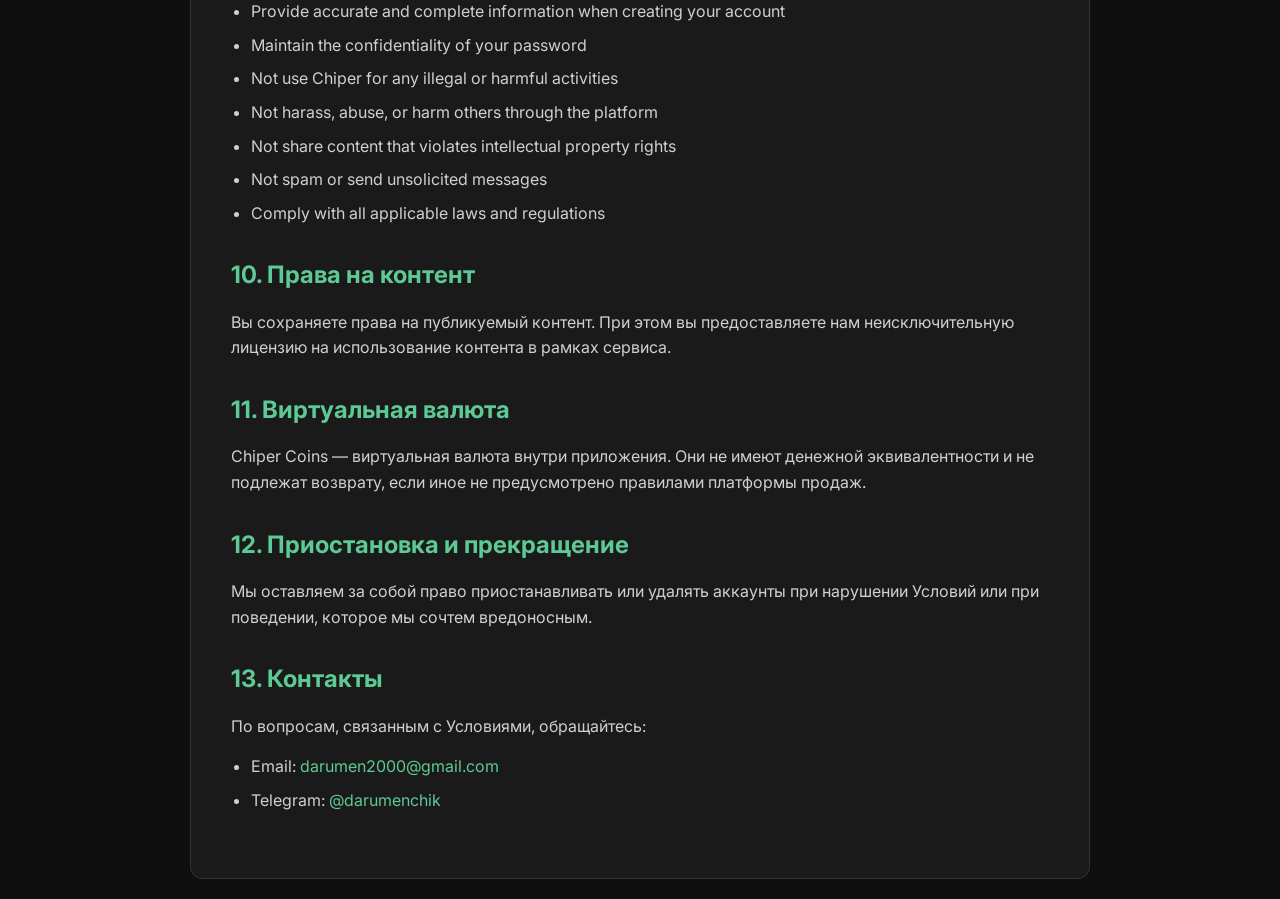
<file: terms.html>
<!DOCTYPE html>
<html lang="en">
<head>
    <meta charset="UTF-8">
    <meta name="viewport" content="width=device-width, initial-scale=1.0">
    <title>Условия использования — Chiper</title>
    <link href="https://fonts.googleapis.com/css2?family=Inter:wght@300;400;500;600&display=swap" rel="stylesheet">
    <style>
        * {
            margin: 0;
            padding: 0;
            box-sizing: border-box;
        }
        
        body {
            font-family: 'Inter', sans-serif;
            background: #0f0f0f;
            color: #e0e0e0;
            line-height: 1.6;
            padding: 20px;
        }
        
        .container {
            max-width: 900px;
            margin: 0 auto;
            background: #1a1a1a;
            padding: 40px;
            border-radius: 12px;
            border: 1px solid #333;
        }
        
        h1 {
            color: #5DCA95;
            margin-bottom: 10px;
            font-size: 2.5em;
        }
        
        .updated {
            color: #999;
            font-size: 0.9em;
            margin-bottom: 30px;
        }
        
        h2 {
            color: #5DCA95;
            margin-top: 30px;
            margin-bottom: 15px;
            font-size: 1.5em;
        }
        
        h3 {
            color: #7dd3b0;
            margin-top: 20px;
            margin-bottom: 10px;
            font-size: 1.2em;
        }
        
        p {
            margin-bottom: 15px;
            color: #d0d0d0;
        }
        
        ul, ol {
            margin-left: 20px;
            margin-bottom: 15px;
        }
        
        li {
            margin-bottom: 8px;
            color: #d0d0d0;
        }
        
        .section {
            margin-bottom: 25px;
        }
        
        strong {
            color: #5DCA95;
        }
        
        a {
            color: #5DCA95;
            text-decoration: none;
        }
        
        a:hover {
            text-decoration: underline;
        }
        
        .back-link {
            display: inline-block;
            margin-bottom: 20px;
            padding: 10px 20px;
            background: #5DCA95;
            color: #000;
            border-radius: 8px;
            text-decoration: none;
            font-weight: 600;
            transition: all 0.3s;
        }
        
        .back-link:hover {
            background: #4ab07a;
            text-decoration: none;
        }
    </style>
</head>
<body>
    <div class="container">
        <a href="index.html" class="back-link">← Back</a>
        
        <h1>Условия использования</h1>
        <p class="updated"><strong>Дата вступления в силу:</strong> 01 февраля 2026</p>
        
        <div class="section">
            <h2>1. Принятие условий</h2>
            <p>Используя Chiper, вы соглашаетесь соблюдать настоящие Условия. Если вы не согласны с ними, пожалуйста, не используйте приложение.</p>
        </div>
        
        <div class="section">
            <h2>2. Лицензия на использование</h2>
            <p>Chiper предоставляет вам ограниченную и отзывную лицензию на использование приложения для личных, некоммерческих целей. Данная лицензия не предполагает права:</p>
            <ul>
                <li>Modify or copy the materials</li>
                <li>Use the materials for any commercial purpose or for any public display</li>
                <li>Attempt to decompile or reverse engineer any software contained on Chiper</li>
                <li>Remove any copyright or other proprietary notations from the materials</li>
                <li>Transfer the materials to another person or "mirror" the materials on any other server</li>
            </ul>
        </div>
        
        <div class="section">
            <h2>3. Отказ от гарантий</h2>
            <p>Приложение предоставляется «как есть». Мы не даём никаких гарантий, явных или подразумеваемых, включая пригодность для конкретной цели.</p>
        </div>
        
        <div class="section">
            <h2>4. Ограничение ответственности</h2>
            <p>Мы не несем ответственности за косвенные убытки, упущенную выгоду или другие убытки, возникшие в связи с использованием приложения.</p>
        </div>
        
        <div class="section">
            <h2>5. Актуальность информации</h2>
            <p>Информация в приложении может обновляться. Мы не гарантируем абсолютную точность контента в любой момент времени.</p>
        </div>
        
        <div class="section">
            <h2>6. Ссылки</h2>
            <p>Мы можем ссылаться на сторонние ресурсы. Мы не несем ответственности за содержание внешних сайтов.</p>
        </div>
        
        <div class="section">
            <h2>7. Изменения условий</h2>
            <p>Мы можем вносить изменения в настоящие Условия. Использование приложения после изменений означает принятие обновленной версии.</p>
        </div>
        
        <div class="section">
            <h2>8. Применимое право</h2>
            <p>Действующее законодательство и юрисдикция зависят от местоположения оператора приложения. По вопросам публикации в RuStore соблюдайте требования площадки.</p>
        </div>
        
        <div class="section">
            <h2>9. Обязанности пользователя</h2>
            <p>Вы обязуетесь:</p>
            <ul>
                <li>Provide accurate and complete information when creating your account</li>
                <li>Maintain the confidentiality of your password</li>
                <li>Not use Chiper for any illegal or harmful activities</li>
                <li>Not harass, abuse, or harm others through the platform</li>
                <li>Not share content that violates intellectual property rights</li>
                <li>Not spam or send unsolicited messages</li>
                <li>Comply with all applicable laws and regulations</li>
            </ul>
        </div>
        
        <div class="section">
            <h2>10. Права на контент</h2>
            <p>Вы сохраняете права на публикуемый контент. При этом вы предоставляете нам неисключительную лицензию на использование контента в рамках сервиса.</p>
        </div>
        
        <div class="section">
            <h2>11. Виртуальная валюта</h2>
            <p>Chiper Coins — виртуальная валюта внутри приложения. Они не имеют денежной эквивалентности и не подлежат возврату, если иное не предусмотрено правилами платформы продаж.</p>
        </div>
        
        <div class="section">
            <h2>12. Приостановка и прекращение</h2>
            <p>Мы оставляем за собой право приостанавливать или удалять аккаунты при нарушении Условий или при поведении, которое мы сочтем вредоносным.</p>
        </div>
        
        <div class="section">
            <h2>13. Контакты</h2>
            <p>По вопросам, связанным с Условиями, обращайтесь:</p>
            <ul>
                <li>Email: <a href="mailto:darumen2000@gmail.com">darumen2000@gmail.com</a></li>
                <li>Telegram: <a href="https://t.me/darumenchik" target="_blank">@darumenchik</a></li>
            </ul>
    </div>
</body>
</html>
</file>
